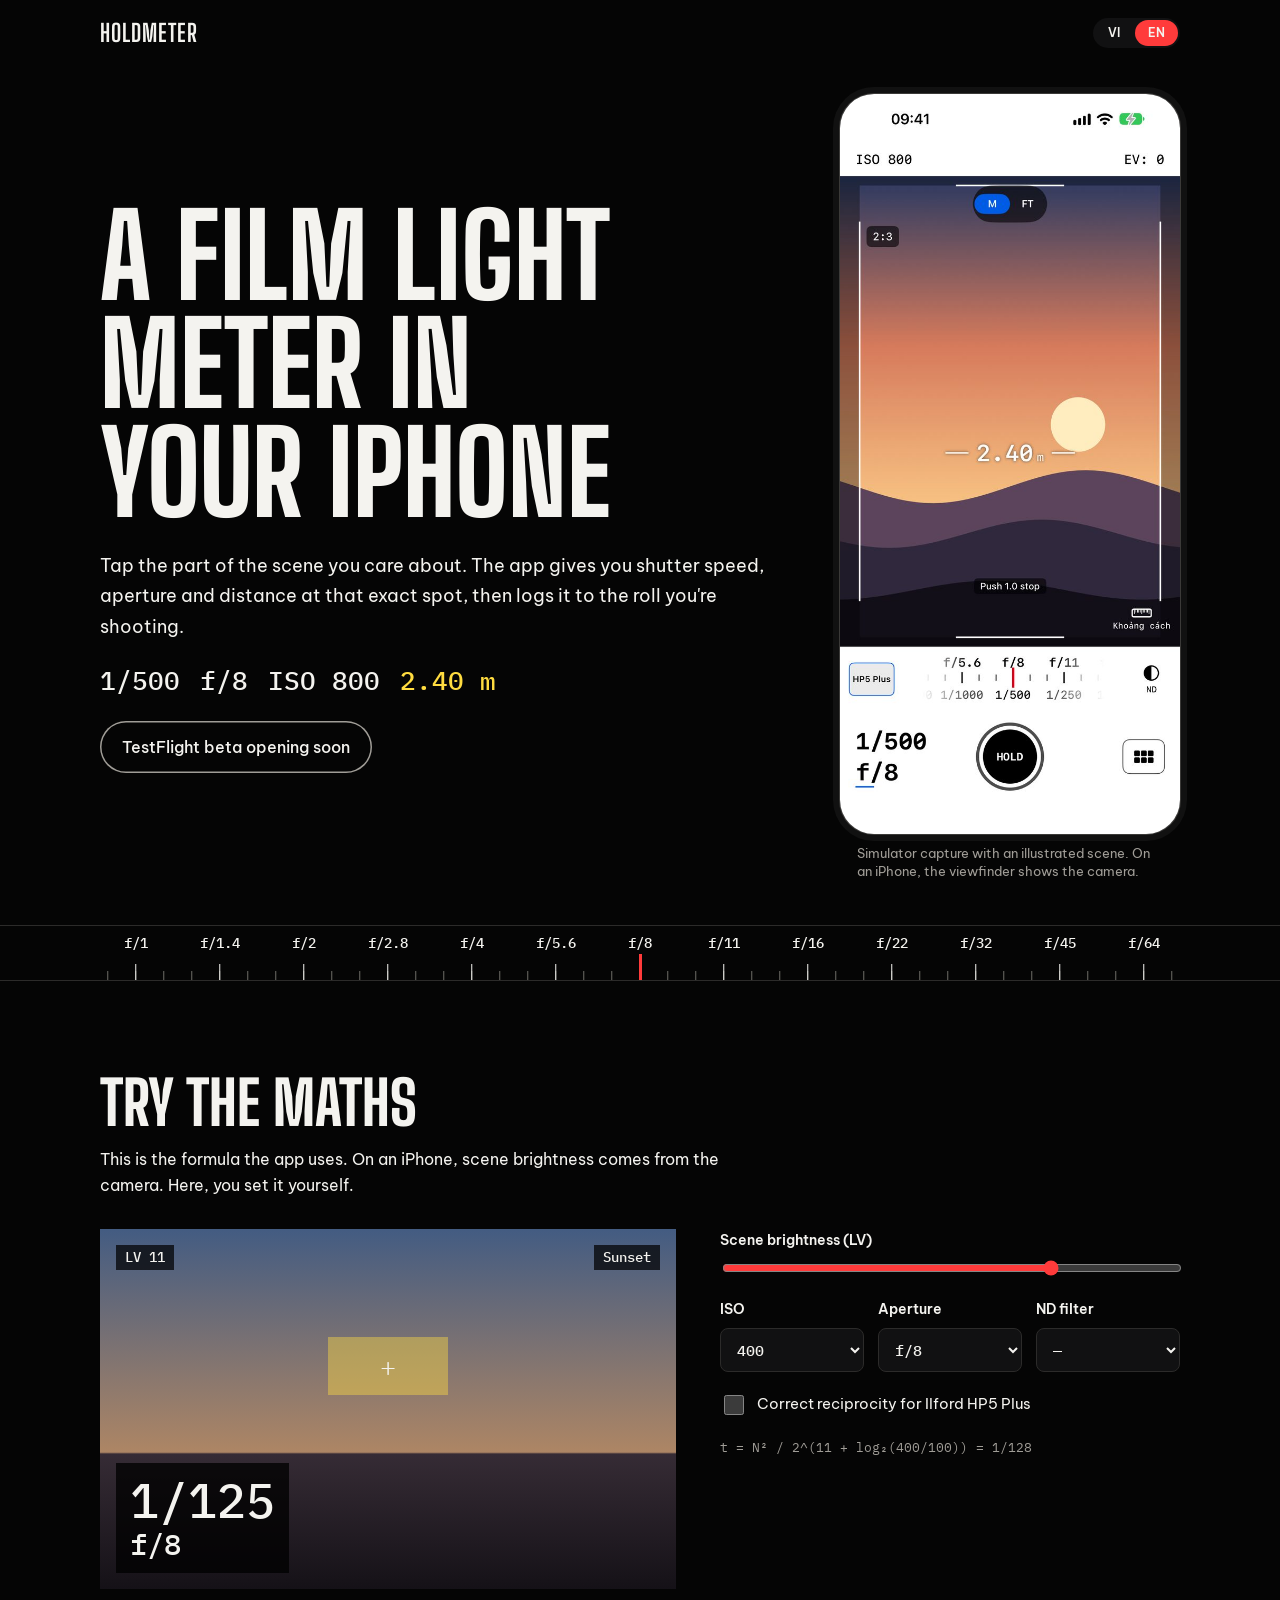
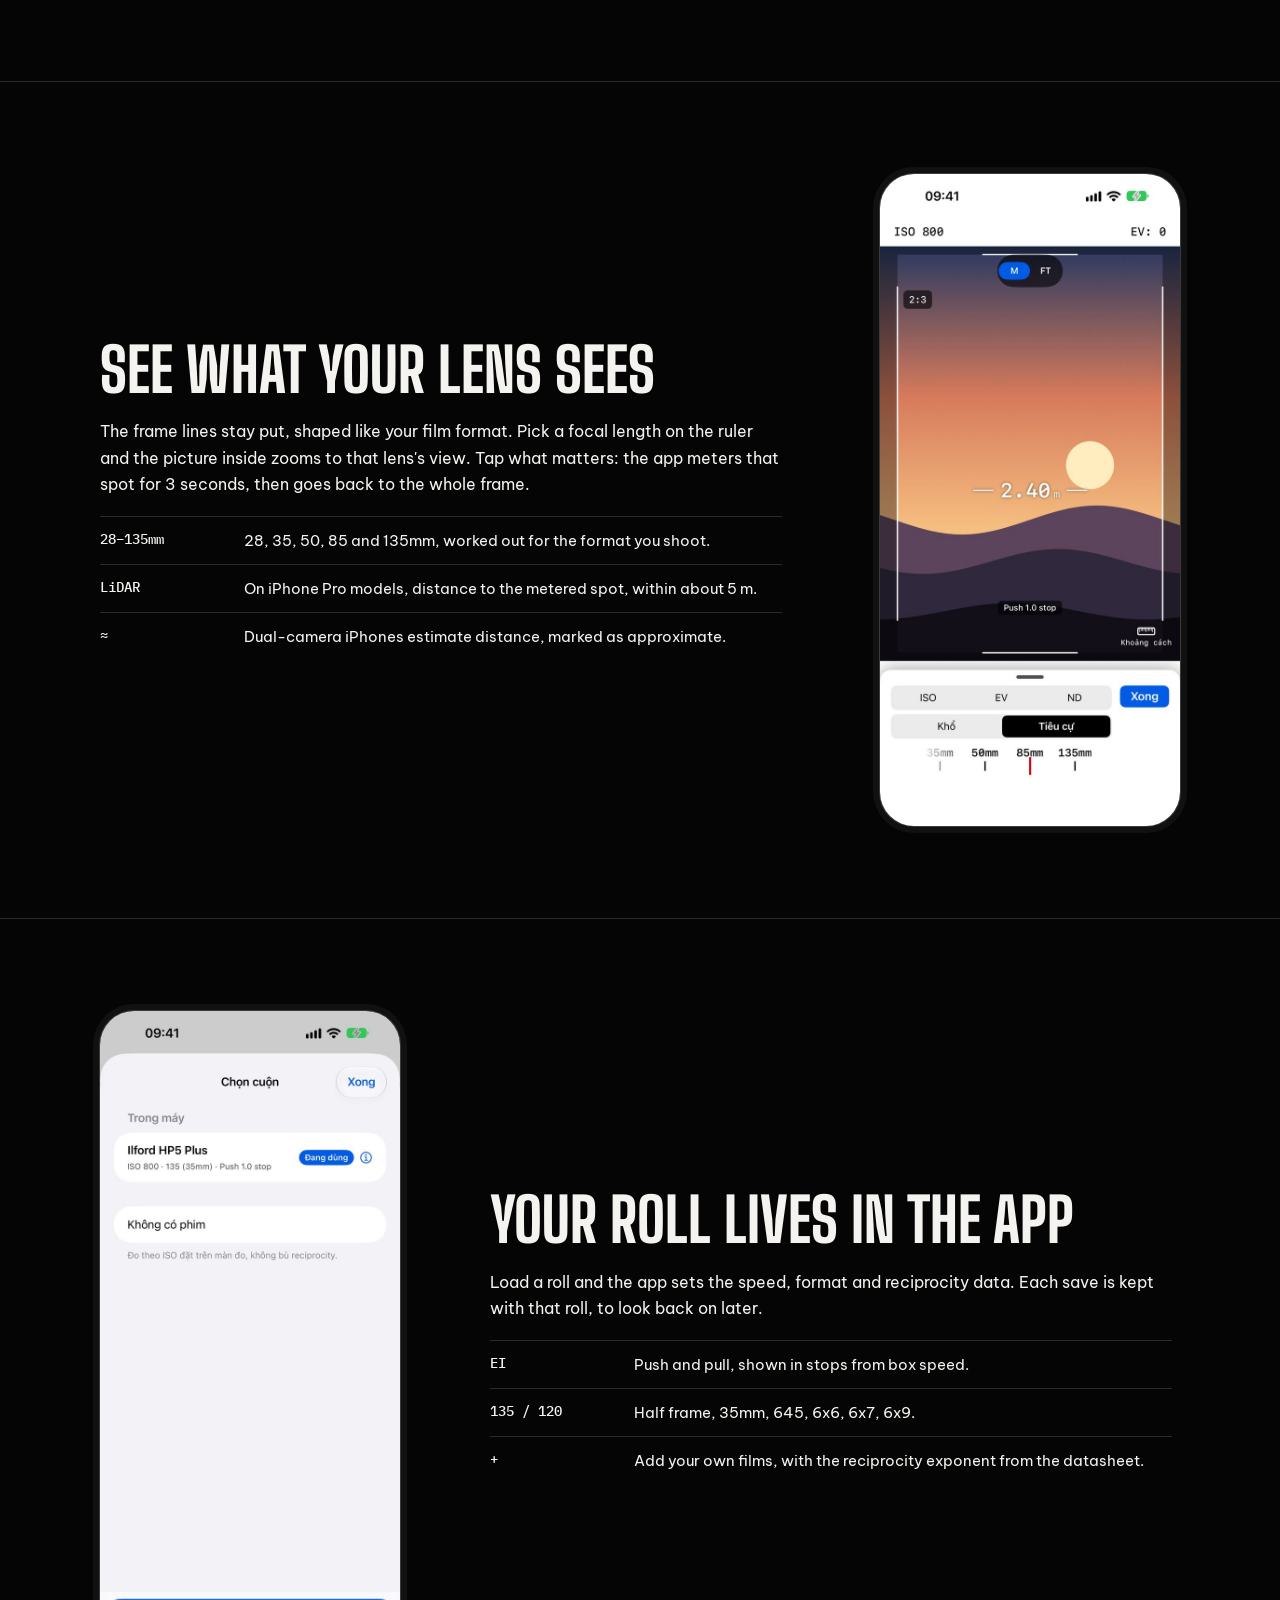
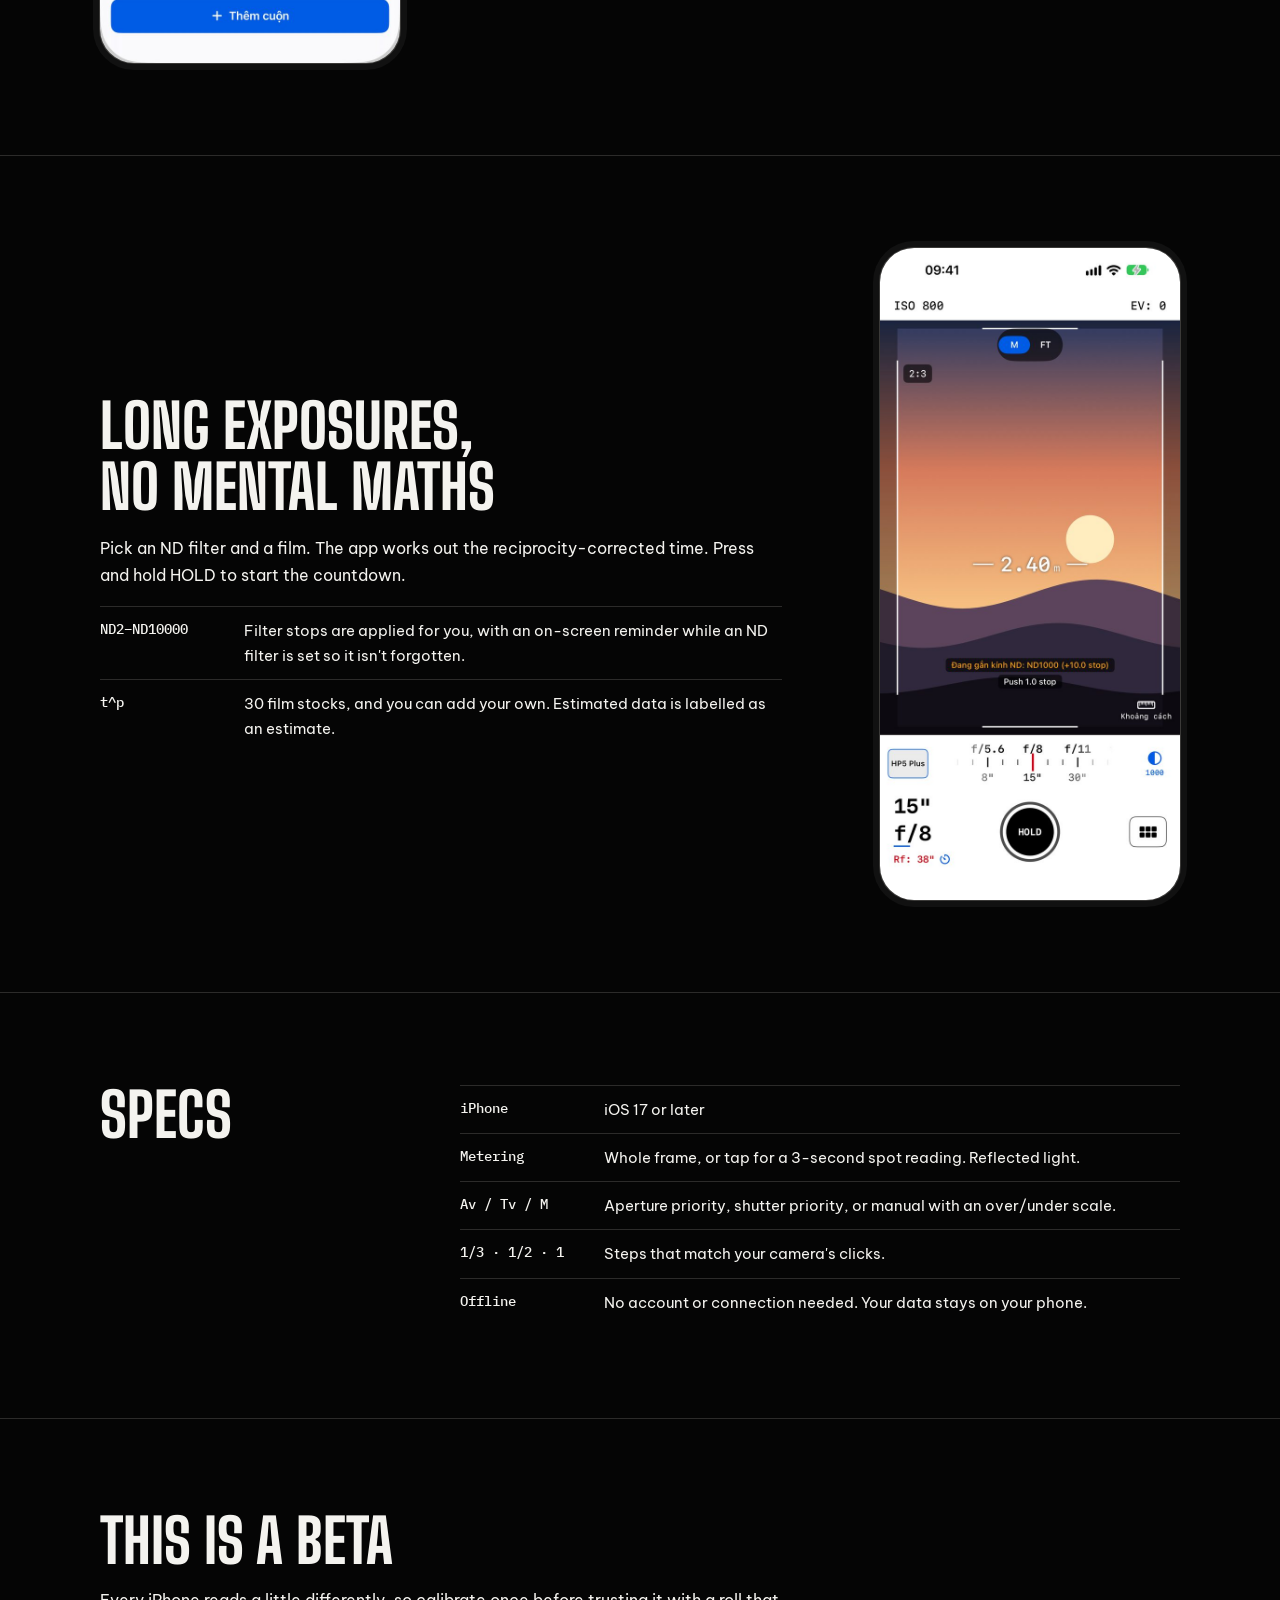
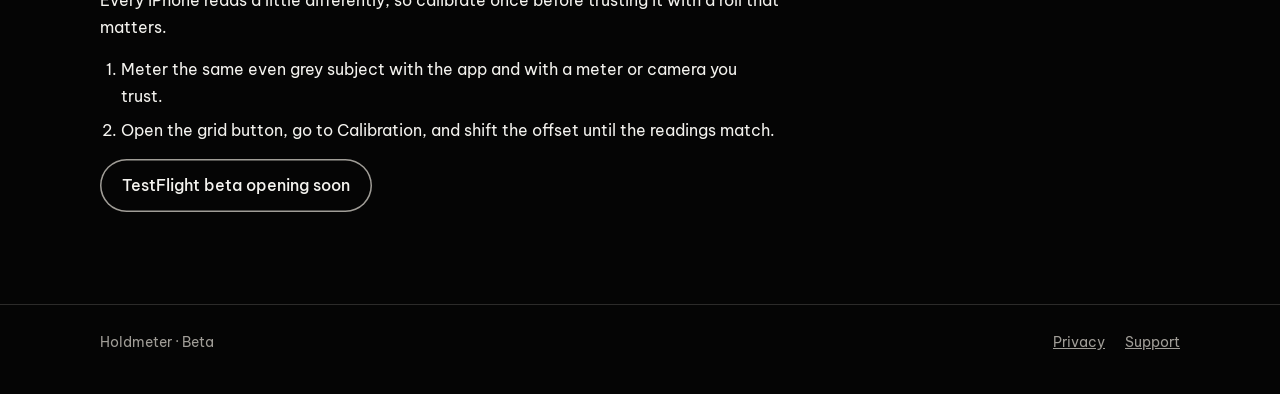
<file: index.html>
<!doctype html>
<html lang="vi" data-lang="vi">
<head>
<meta charset="utf-8">
<meta name="viewport" content="width=device-width, initial-scale=1, viewport-fit=cover">
<title>Holdmeter</title>
<meta name="description" content="Máy đo sáng cho nhiếp ảnh film trên iPhone: đo sáng, đo khoảng cách và theo dõi cuộn phim trên cùng một màn hình.">
<link rel="stylesheet" href="https://fonts.googleapis.com/css2?family=Be+Vietnam+Pro:wght@400;500;600;700&family=Big+Shoulders+Display:wght@700;800&family=IBM+Plex+Mono:wght@300;400;500&display=swap">
<link rel="stylesheet" href="site.css">
</head>
<body>
<header class="wrap top">
  <a class="brand" href="index.html" data-app>Holdmeter</a>
  <div class="langs" role="group" aria-label="Language">
    <button type="button" data-lang-btn="vi" aria-pressed="true">VI</button>
    <button type="button" data-lang-btn="en" aria-pressed="false">EN</button>
  </div>
</header>
<main>
<div class="wrap hero">
  <div class="hero-copy">
    <h1><span data-l="vi">Đo sáng cho máy film, ngay trên iPhone</span><span data-l="en">A film light meter in your iPhone</span></h1>
    <p class="lede" data-l="vi">Chạm vào chỗ bạn quan tâm. App cho biết tốc độ, khẩu độ và khoảng cách tại đúng điểm đó, rồi ghi vào cuộn phim đang chụp.</p>
    <p class="lede" data-l="en">Tap the part of the scene you care about. The app gives you shutter speed, aperture and distance at that exact spot, then logs it to the roll you're shooting.</p>
    <div class="reading" aria-hidden="true"><span>1/500</span><span>f/8</span><span>ISO 800</span><b>2.40 m</b></div>
    <a class="cta" data-cta href="#"><span data-l="vi">Tham gia TestFlight</span><span data-l="en">Join on TestFlight</span></a>
  </div>
  <figure class="phone">
    <img src="assets/meter.jpg" width="644" height="1400" alt="Màn hình đo sáng: khung ngắm 2:3, khoảng cách 2.40 m, thước khẩu độ, tốc độ 1/500 f/8 và nút HOLD">
    <figcaption><span data-l="vi">Ảnh chụp từ simulator với cảnh minh họa. Trên iPhone, khung ngắm là hình từ camera.</span><span data-l="en">Simulator capture with an illustrated scene. On an iPhone, the viewfinder shows the camera.</span></figcaption>
  </figure>
</div>
<div class="scale" aria-hidden="true">
  <div class="scale-strip"><div class="scale-labels"><span>f/1</span><span>f/1.4</span><span>f/2</span><span>f/2.8</span><span>f/4</span><span>f/5.6</span><span>f/8</span><span>f/11</span><span>f/16</span><span>f/22</span><span>f/32</span><span>f/45</span><span>f/64</span></div>
  <div class="scale-ticks"></div></div>
</div>

<section id="calc-section">
  <div class="wrap">
    <div class="calc-head">
      <h2><span data-l="vi">Thử phép tính</span><span data-l="en">Try the maths</span></h2>
      <p data-l="vi">Đây là công thức app dùng. Trên iPhone, độ sáng cảnh đến từ camera; ở đây bạn tự kéo.</p>
      <p data-l="en">This is the formula the app uses. On an iPhone, scene brightness comes from the camera. Here, you set it yourself.</p>
    </div>
    <form class="calc" id="calc">
      <div id="scene-window">
        <div class="vf-top"><span id="out-lv">LV 11</span><span id="out-scene"></span></div>
        <div class="patch" aria-hidden="true">+</div>
        <div class="vf-read" role="status" aria-live="polite">
          <strong id="out-shutter">1/60</strong>
          <span id="out-aperture">f/8</span>
        </div>
      </div>
      <div class="controls">
        <div class="field">
          <label for="lv"><span data-l="vi">Độ sáng cảnh (LV)</span><span data-l="en">Scene brightness (LV)</span></label>
          <input type="range" id="lv" name="lv" min="-2" max="16" step="1" value="11">
        </div>
        <div class="pair">
          <div class="field">
            <label for="iso">ISO</label>
            <select id="iso" name="iso"><option>100</option><option>200</option><option selected>400</option><option>800</option><option>1600</option><option>3200</option></select>
          </div>
          <div class="field">
            <label for="aperture"><span data-l="vi">Khẩu độ</span><span data-l="en">Aperture</span></label>
            <select id="aperture" name="aperture"><option value="1">f/1.4</option><option value="2">f/2</option><option value="3">f/2.8</option><option value="4">f/4</option><option value="5">f/5.6</option><option value="6" selected>f/8</option><option value="7">f/11</option><option value="8">f/16</option><option value="9">f/22</option></select>
          </div>
          <div class="field">
            <label for="nd"><span data-l="vi">Kính ND</span><span data-l="en">ND filter</span></label>
            <select id="nd" name="nd"><option value="1">—</option><option value="8">ND8</option><option value="64">ND64</option><option value="1000">ND1000</option></select>
          </div>
        </div>
        <label class="check"><input type="checkbox" id="hp5" name="hp5"><span><span data-l="vi">Bù reciprocity cho Ilford HP5 Plus</span><span data-l="en">Correct reciprocity for Ilford HP5 Plus</span></span></label>
        <p id="out-note" hidden></p>
        <p id="out-formula"></p>
      </div>
    </form>
  </div>
</section>

<section>
  <div class="wrap feature">
    <div class="feature-copy">
      <h2><span data-l="vi">Nhìn như qua ống kính của bạn</span><span data-l="en">See what your lens sees</span></h2>
      <p data-l="vi">Khung ngắm đứng yên theo khổ phim. Chọn tiêu cự trên thước, hình bên trong phóng to hoặc thu nhỏ đúng góc nhìn của ống kính đó. Chạm vào chỗ cần đo: app đo điểm đó trong 3 giây rồi tự về đo toàn khung.</p>
      <p data-l="en">The frame lines stay put, shaped like your film format. Pick a focal length on the ruler and the picture inside zooms to that lens's view. Tap what matters: the app meters that spot for 3 seconds, then goes back to the whole frame.</p>
      <ul class="facts">
        <li><b>28–135mm</b><span><span data-l="vi">28, 35, 50, 85 và 135mm, tính theo khổ phim đang chọn.</span><span data-l="en">28, 35, 50, 85 and 135mm, worked out for the format you shoot.</span></span></li>
        <li><b>LiDAR</b><span><span data-l="vi">Trên iPhone Pro, khoảng cách tới điểm đo, trong khoảng 5 m.</span><span data-l="en">On iPhone Pro models, distance to the metered spot, within about 5 m.</span></span></li>
        <li><b>≈</b><span><span data-l="vi">Máy hai camera ước lượng khoảng cách, app đánh dấu là xấp xỉ.</span><span data-l="en">Dual-camera iPhones estimate distance, marked as approximate.</span></span></li>
      </ul>
    </div>
    <figure class="phone"><img src="assets/viewfinder.jpg" width="644" height="1400" loading="lazy" alt="Khung ngắm 2:3 với thước tiêu cự 35, 50, 85 và 135mm đang chọn 85mm"></figure>
  </div>
</section>

<section>
  <div class="wrap feature flip">
    <div class="feature-copy">
      <h2><span data-l="vi">Cuộn phim nằm trong app</span><span data-l="en">Your roll lives in the app</span></h2>
      <p data-l="vi">Nạp một cuộn và app đặt sẵn ISO, khổ phim và dữ liệu reciprocity. Mỗi lần lưu, số đo được ghi vào cuộn đó để bạn xem lại sau.</p>
      <p data-l="en">Load a roll and the app sets the speed, format and reciprocity data. Each save is kept with that roll, to look back on later.</p>
      <ul class="facts">
        <li><b>EI</b><span><span data-l="vi">Push và pull, app báo số stop so với ISO gốc.</span><span data-l="en">Push and pull, shown in stops from box speed.</span></span></li>
        <li><b>135 / 120</b><span><span data-l="vi">Half frame, 35mm, 645, 6x6, 6x7, 6x9.</span><span data-l="en">Half frame, 35mm, 645, 6x6, 6x7, 6x9.</span></span></li>
        <li><b>+</b><span><span data-l="vi">Thêm phim của riêng bạn, kèm hệ số reciprocity trong datasheet.</span><span data-l="en">Add your own films, with the reciprocity exponent from the datasheet.</span></span></li>
      </ul>
    </div>
    <figure class="phone"><img src="assets/rolls.jpg" width="644" height="1400" loading="lazy" alt="Màn hình Chọn cuộn: cuộn Ilford HP5 Plus đang dùng, ISO 800, push 1 stop, và nút Thêm cuộn"></figure>
  </div>
</section>

<section>
  <div class="wrap feature">
    <div class="feature-copy">
      <h2><span data-l="vi">Phơi dài, khỏi tính nhẩm</span><span data-l="en">Long exposures, no mental maths</span></h2>
      <p data-l="vi">Chọn kính ND và loại phim, app tính thời gian đã bù reciprocity. Giữ nút HOLD để mở đồng hồ đếm ngược.</p>
      <p data-l="en">Pick an ND filter and a film. The app works out the reciprocity-corrected time. Press and hold HOLD to start the countdown.</p>
      <ul class="facts">
        <li><b>ND2–ND10000</b><span><span data-l="vi">Tự bù số stop của kính, và nhắc trên màn hình khi kính ND đang bật để bạn không quên.</span><span data-l="en">Filter stops are applied for you, with an on-screen reminder while an ND filter is set so it isn't forgotten.</span></span></li>
        <li><b>t^p</b><span><span data-l="vi">30 loại phim, và bạn có thể tự thêm phim khác. Số liệu ước lượng được ghi rõ là ước lượng.</span><span data-l="en">30 film stocks, and you can add your own. Estimated data is labelled as an estimate.</span></span></li>
      </ul>
    </div>
    <figure class="phone"><img src="assets/longexp.jpg" width="644" height="1400" loading="lazy" alt="Phơi dài với ND1000 trên HP5 Plus: cảnh báo kính ND, thời gian 15 giây và Rf 38 giây sau khi bù reciprocity"></figure>
  </div>
</section>

<section>
  <div class="wrap spec-grid">
    <h2><span data-l="vi">Thông số</span><span data-l="en">Specs</span></h2>
    <ul class="facts">
      <li><b>iPhone</b><span><span data-l="vi">iOS 17 trở lên</span><span data-l="en">iOS 17 or later</span></span></li>
      <li><b>Metering</b><span><span data-l="vi">Đo toàn khung, chạm để đo điểm trong 3 giây. Đo phản xạ.</span><span data-l="en">Whole frame, or tap for a 3-second spot reading. Reflected light.</span></span></li>
      <li><b>Av / Tv / M</b><span><span data-l="vi">Ưu tiên khẩu, ưu tiên tốc, hoặc thủ công với kim báo thừa thiếu sáng.</span><span data-l="en">Aperture priority, shutter priority, or manual with an over/under scale.</span></span></li>
      <li><b>1/3 · 1/2 · 1</b><span><span data-l="vi">Bước chỉnh theo vòng số của máy bạn.</span><span data-l="en">Steps that match your camera's clicks.</span></span></li>
      <li><b>Offline</b><span><span data-l="vi">Không cần tài khoản hay mạng. Dữ liệu nằm trên máy bạn.</span><span data-l="en">No account or connection needed. Your data stays on your phone.</span></span></li>
    </ul>
  </div>
</section>

<section>
  <div class="wrap beta">
    <h2><span data-l="vi">Đây là bản thử</span><span data-l="en">This is a beta</span></h2>
    <p data-l="vi">Mỗi iPhone đo lệch một chút, nên hãy hiệu chuẩn một lần trước khi tin số đo cho một cuộn phim quan trọng.</p>
    <p data-l="en">Every iPhone reads a little differently, so calibrate once before trusting it with a roll that matters.</p>
    <ol data-l="vi">
      <li>Đo cùng một mảng xám đều bằng app và bằng máy đo hoặc máy ảnh bạn tin tưởng.</li>
      <li>Vào nút lưới, mục Calibration, chỉnh offset đến khi hai số khớp.</li>
    </ol>
    <ol data-l="en">
      <li>Meter the same even grey subject with the app and with a meter or camera you trust.</li>
      <li>Open the grid button, go to Calibration, and shift the offset until the readings match.</li>
    </ol>
    <a class="cta" data-cta href="#"><span data-l="vi">Tham gia TestFlight</span><span data-l="en">Join on TestFlight</span></a>
  </div>
</section>
</main>
<footer>
  <div class="wrap">
    <span><span data-app>Holdmeter</span> · <span data-l="vi">Bản thử</span><span data-l="en">Beta</span></span>
    <nav>
      <a href="privacy.html"><span data-l="vi">Quyền riêng tư</span><span data-l="en">Privacy</span></a>
      <a href="support.html"><span data-l="vi">Hỗ trợ</span><span data-l="en">Support</span></a>
    </nav>
  </div>
</footer>
<script src="config.js"></script>
<script src="site.js"></script>
</body>
</html>
</file>
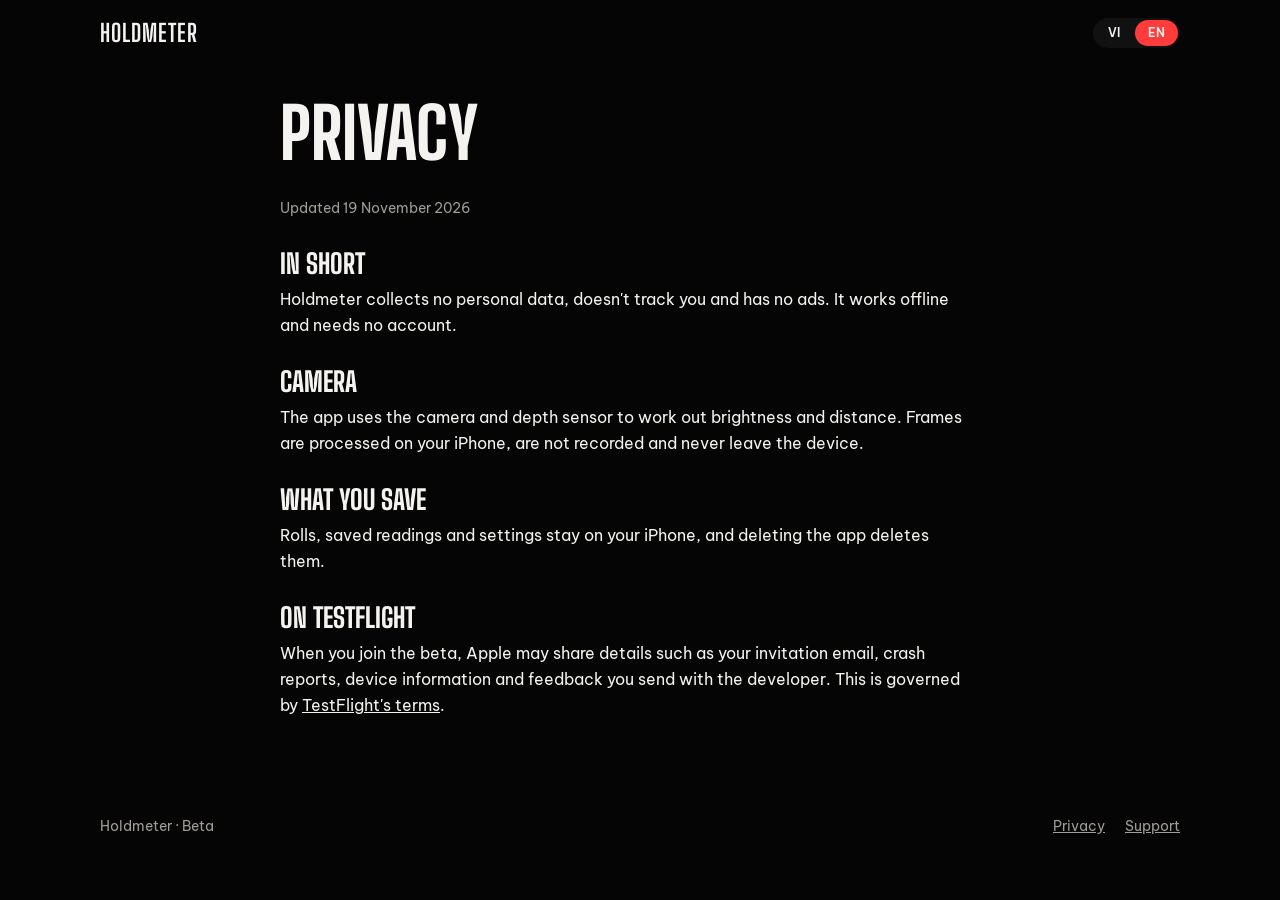
<file: privacy.html>
<!doctype html>
<html lang="vi" data-lang="vi">
<head>
<meta charset="utf-8">
<meta name="viewport" content="width=device-width, initial-scale=1, viewport-fit=cover">
<title>Holdmeter Privacy</title>
<meta name="description" content="Chính sách quyền riêng tư của app đo sáng.">
<link rel="stylesheet" href="https://fonts.googleapis.com/css2?family=Be+Vietnam+Pro:wght@400;500;600;700&family=Big+Shoulders+Display:wght@700;800&family=IBM+Plex+Mono:wght@300;400;500&display=swap">
<link rel="stylesheet" href="site.css">
</head>
<body>
<header class="wrap top">
  <a class="brand" href="index.html" data-app>Holdmeter</a>
  <div class="langs" role="group" aria-label="Language">
    <button type="button" data-lang-btn="vi" aria-pressed="true">VI</button>
    <button type="button" data-lang-btn="en" aria-pressed="false">EN</button>
  </div>
</header>
<main class="wrap doc">
  <h1><span data-l="vi">Quyền riêng tư</span><span data-l="en">Privacy</span></h1>
  <p class="updated"><span data-l="vi">Cập nhật ngày 19/11/2026</span><span data-l="en">Updated 19 November 2026</span></p>

  <section data-l="vi">
    <h2>Tóm tắt</h2>
    <p><span data-app>Holdmeter</span> không thu thập dữ liệu cá nhân, không theo dõi bạn và không có quảng cáo. App hoạt động không cần mạng và không cần tài khoản.</p>
  </section>
  <section data-l="en">
    <h2>In short</h2>
    <p><span data-app>Holdmeter</span> collects no personal data, doesn't track you and has no ads. It works offline and needs no account.</p>
  </section>

  <section data-l="vi">
    <h2>Camera</h2>
    <p>App dùng camera và cảm biến độ sâu để tính độ sáng và khoảng cách. Hình ảnh được xử lý ngay trên iPhone, không được ghi lại và không rời khỏi máy.</p>
  </section>
  <section data-l="en">
    <h2>Camera</h2>
    <p>The app uses the camera and depth sensor to work out brightness and distance. Frames are processed on your iPhone, are not recorded and never leave the device.</p>
  </section>

  <section data-l="vi">
    <h2>Dữ liệu bạn lưu</h2>
    <p>Cuộn phim, số đo đã lưu và cài đặt chỉ nằm trên iPhone của bạn. Xóa app sẽ xóa các dữ liệu này.</p>
  </section>
  <section data-l="en">
    <h2>What you save</h2>
    <p>Rolls, saved readings and settings stay on your iPhone, and deleting the app deletes them.</p>
  </section>

  <section data-l="vi">
    <h2>Khi dùng TestFlight</h2>
    <p>Khi bạn tham gia bản thử, Apple có thể chia sẻ với nhà phát triển thông tin như địa chỉ email mời, báo cáo crash, thông tin thiết bị và góp ý bạn gửi. Việc này do chính sách của <a href="https://www.apple.com/legal/internet-services/itunes/testflight/sren/terms.html">TestFlight</a> điều chỉnh.</p>
  </section>
  <section data-l="en">
    <h2>On TestFlight</h2>
    <p>When you join the beta, Apple may share details such as your invitation email, crash reports, device information and feedback you send with the developer. This is governed by <a href="https://www.apple.com/legal/internet-services/itunes/testflight/sren/terms.html">TestFlight's terms</a>.</p>
  </section>

  <section data-contact-row>
    <h2><span data-l="vi">Liên hệ</span><span data-l="en">Contact</span></h2>
    <p><a data-contact></a></p>
  </section>
</main>
<footer>
  <div class="wrap">
    <span><span data-app>Holdmeter</span> · <span data-l="vi">Bản thử</span><span data-l="en">Beta</span></span>
    <nav>
      <a href="privacy.html"><span data-l="vi">Quyền riêng tư</span><span data-l="en">Privacy</span></a>
      <a href="support.html"><span data-l="vi">Hỗ trợ</span><span data-l="en">Support</span></a>
    </nav>
  </div>
</footer>
<script src="config.js"></script>
<script src="site.js"></script>
</body>
</html>
</file>
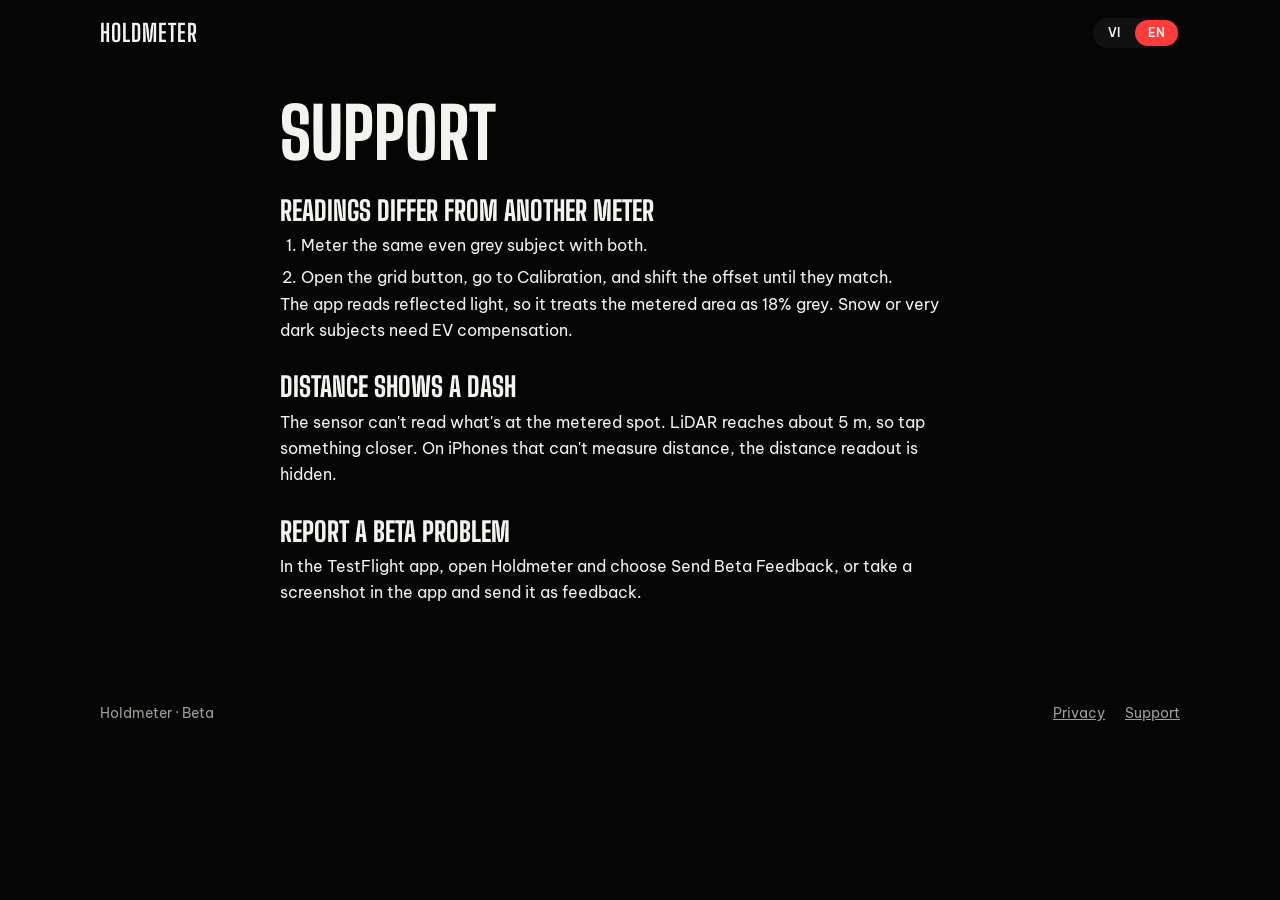
<file: support.html>
<!doctype html>
<html lang="vi" data-lang="vi">
<head>
<meta charset="utf-8">
<meta name="viewport" content="width=device-width, initial-scale=1, viewport-fit=cover">
<title>Holdmeter Support</title>
<meta name="description" content="Hỗ trợ và hướng dẫn sử dụng app đo sáng.">
<link rel="stylesheet" href="https://fonts.googleapis.com/css2?family=Be+Vietnam+Pro:wght@400;500;600;700&family=Big+Shoulders+Display:wght@700;800&family=IBM+Plex+Mono:wght@300;400;500&display=swap">
<link rel="stylesheet" href="site.css">
</head>
<body>
<header class="wrap top">
  <a class="brand" href="index.html" data-app>Holdmeter</a>
  <div class="langs" role="group" aria-label="Language">
    <button type="button" data-lang-btn="vi" aria-pressed="true">VI</button>
    <button type="button" data-lang-btn="en" aria-pressed="false">EN</button>
  </div>
</header>
<main class="wrap doc">
  <h1><span data-l="vi">Hỗ trợ</span><span data-l="en">Support</span></h1>

  <section data-contact-row>
    <h2><span data-l="vi">Liên hệ</span><span data-l="en">Contact</span></h2>
    <p><a data-contact></a></p>
  </section>

  <section data-l="vi">
    <h2>Số đo lệch so với máy khác</h2>
    <ol>
      <li>Đo cùng một mảng xám đều bằng cả hai máy.</li>
      <li>Vào nút lưới, mục Calibration, chỉnh offset đến khi hai số khớp.</li>
    </ol>
    <p>App đo phản xạ, nên luôn coi vùng đo là xám 18%. Tuyết hoặc vật rất tối cần bù sáng bằng EV.</p>
  </section>
  <section data-l="en">
    <h2>Readings differ from another meter</h2>
    <ol>
      <li>Meter the same even grey subject with both.</li>
      <li>Open the grid button, go to Calibration, and shift the offset until they match.</li>
    </ol>
    <p>The app reads reflected light, so it treats the metered area as 18% grey. Snow or very dark subjects need EV compensation.</p>
  </section>

  <section data-l="vi">
    <h2>Khoảng cách hiện dấu "—"</h2>
    <p>Cảm biến không đọc được vật tại điểm đo. LiDAR chỉ tới khoảng 5 m. Hãy chạm vào vật gần hơn. Trên iPhone không đo được khoảng cách, ô khoảng cách được ẩn đi.</p>
  </section>
  <section data-l="en">
    <h2>Distance shows a dash</h2>
    <p>The sensor can't read what's at the metered spot. LiDAR reaches about 5 m, so tap something closer. On iPhones that can't measure distance, the distance readout is hidden.</p>
  </section>

  <section data-l="vi">
    <h2>Báo lỗi trong bản thử</h2>
    <p>Trong app TestFlight, mở <span data-app>Holdmeter</span> và chọn Send Beta Feedback, hoặc chụp màn hình trong app rồi chọn gửi góp ý.</p>
  </section>
  <section data-l="en">
    <h2>Report a beta problem</h2>
    <p>In the TestFlight app, open <span data-app>Holdmeter</span> and choose Send Beta Feedback, or take a screenshot in the app and send it as feedback.</p>
  </section>
</main>
<footer>
  <div class="wrap">
    <span><span data-app>Holdmeter</span> · <span data-l="vi">Bản thử</span><span data-l="en">Beta</span></span>
    <nav>
      <a href="privacy.html"><span data-l="vi">Quyền riêng tư</span><span data-l="en">Privacy</span></a>
      <a href="support.html"><span data-l="vi">Hỗ trợ</span><span data-l="en">Support</span></a>
    </nav>
  </div>
</footer>
<script src="config.js"></script>
<script src="site.js"></script>
</body>
</html>
</file>
<file: site.css>
/* Layout: an instrument laid flat. An engraved stop scale runs the page width and
   each section sits on it, in the app's own black, white, red tick and yellow patch. */
:root {
  --bg: #050505;
  --panel: #111112;
  --line: #2c2b2a;
  --fg: #f4f3ef;
  --dim: #a09d97;
  --tick: #ff3b3b;
  --patch: #ffdc40;
  --display: "Big Shoulders Display", "Arial Narrow", Impact, sans-serif;
  --body: "Be Vietnam Pro", -apple-system, "Segoe UI", sans-serif;
  --mono: "IBM Plex Mono", ui-monospace, Menlo, monospace;
  color-scheme: dark;
}

* { box-sizing: border-box; }
body { margin: 0; background: var(--bg); color: var(--fg); font: 400 1rem/1.65 var(--body); }
:root[data-lang="vi"] [data-l="en"], :root[data-lang="en"] [data-l="vi"] { display: none !important; }
a { color: inherit; }
a:focus-visible, button:focus-visible, input:focus-visible, select:focus-visible { outline: 2px solid var(--patch); outline-offset: 3px; }

.wrap {
  max-width: 1120px; margin-inline: auto;
  padding-left: max(20px, env(safe-area-inset-left, 0px));
  padding-right: max(20px, env(safe-area-inset-right, 0px));
}

.top { display: flex; align-items: center; justify-content: space-between; gap: 16px; padding-block: 18px; }
.brand { font: 700 1.5rem/1 var(--display); letter-spacing: .04em; text-transform: uppercase; text-decoration: none; }
.langs { display: flex; gap: 2px; padding: 2px; border-radius: 99px; background: var(--panel); }
.langs button {
  appearance: none; border: 0; border-radius: 99px; background: none; color: var(--fg);
  font: 600 .78rem/1 var(--body); padding: 7px 13px; cursor: pointer;
}
.langs button[aria-pressed="true"] { background: var(--tick); }

h1, h2 { font-family: var(--display); font-weight: 800; text-transform: uppercase; text-wrap: balance; margin: 0; }
h1 { font-size: clamp(3.3rem, 9.4vw, 7.2rem); line-height: .94; }
h2 { font-size: clamp(2.3rem, 5vw, 3.8rem); line-height: 1; }
p { margin: 0; max-width: 62ch; }

.hero { display: grid; grid-template-columns: minmax(0, 1fr) minmax(0, 340px); gap: clamp(28px, 6vw, 72px); align-items: center; padding-block: 28px 44px; }
.hero-copy { display: grid; gap: 24px; min-width: 0; }
.lede { font-size: 1.15rem; color: var(--fg); }
.reading { display: flex; flex-wrap: wrap; gap: 6px 20px; font: 500 clamp(1.15rem, 2.4vw, 1.6rem)/1.2 var(--mono); }
.reading b { font-weight: 500; color: var(--patch); }

.cta {
  justify-self: start; display: inline-block; padding: 13px 22px; border-radius: 99px;
  background: var(--fg); color: #000; font-weight: 700; text-decoration: none;
}
.cta.is-pending { background: none; color: var(--fg); box-shadow: inset 0 0 0 1.5px var(--dim); font-weight: 500; }

.phone { margin: 0; display: grid; gap: 10px; min-width: 0; justify-items: center; }
.phone img { display: block; width: 100%; max-width: 340px; height: auto; border-radius: 34px; box-shadow: 0 0 0 1px #3b3a38, 0 0 0 7px #111; }
figcaption { font-size: .8rem; line-height: 1.45; color: var(--dim); max-width: 34ch; }

/* The scale: 84px to a full stop, a tick every 1/3 stop. f/8 sits on the red tick
   at the centre of the page, whatever the width. */
.scale { position: relative; overflow: hidden; border-block: 1px solid var(--line); padding-block: 10px 0; }
.scale-strip { position: relative; left: 50%; width: 1092px; margin-left: -546px; }
.scale-labels { display: flex; font: 500 .9rem/1 var(--mono); white-space: nowrap; }
.scale-labels span { flex: 0 0 84px; text-align: center; }
.scale-ticks {
  height: 22px; margin-top: 8px; background-repeat: repeat-x;
  background-image:
    linear-gradient(90deg, var(--fg) 0 1.5px, transparent 1.5px),
    linear-gradient(90deg, #6d6b66 0 1.5px, transparent 1.5px);
  background-size: 84px 16px, 28px 9px;
  background-position: 41.25px 100%, 13.25px 100%;
}
.scale::after { content: ""; position: absolute; left: 50%; bottom: 0; width: 3px; height: 26px; margin-left: -1.5px; background: var(--tick); }

section { padding-block: clamp(52px, 8vw, 92px); border-bottom: 1px solid var(--line); }

/* Calculator */
.calc-head { display: grid; gap: 12px; margin-bottom: 30px; }
.calc { display: grid; grid-template-columns: minmax(0, 1.25fr) minmax(0, 1fr); gap: clamp(20px, 4vw, 44px); }
#scene-window {
  --lit: .7;
  position: relative; min-width: 0; min-height: 360px; display: flex; flex-direction: column; justify-content: space-between; padding: 16px;
  background: linear-gradient(#000, #000); overflow: hidden; isolation: isolate;
}
#scene-window::before {
  content: ""; position: absolute; inset: 0; z-index: -1; opacity: var(--lit);
  background: linear-gradient(180deg, #5d7fb4 0%, #f0b98b 62%, #4a3c49 62.5%, #1d1820 100%);
  transition: opacity .2s linear;
}
.vf-top { display: flex; justify-content: space-between; gap: 8px; font: 500 .85rem/1 var(--mono); }
.vf-top span { background: rgba(0,0,0,.72); padding: 6px 9px; }
.patch { align-self: center; width: 120px; height: 58px; background: color-mix(in srgb, var(--patch) 42%, transparent); display: grid; place-items: center; font: 300 1.7rem/1 var(--mono); }
.vf-read { display: grid; gap: 4px; background: rgba(0,0,0,.78); padding: 12px 14px; justify-self: start; align-self: flex-start; }
.vf-read strong { font: 500 clamp(2rem, 5vw, 3rem)/1.05 var(--mono); }
.vf-read span { font: 500 clamp(1.3rem, 3vw, 1.8rem)/1.1 var(--mono); }

.controls { display: grid; gap: 20px; align-content: start; min-width: 0; }
.field { display: grid; gap: 7px; }
.field > label, .field > .label { font-size: .85rem; font-weight: 600; }
input[type=range] { width: 100%; accent-color: var(--tick); }
select {
  width: 100%; padding: 10px 12px; border-radius: 8px; border: 1px solid var(--line);
  background: var(--panel); color: var(--fg); font: 500 .95rem var(--mono);
}
.pair { display: grid; grid-template-columns: repeat(auto-fit, minmax(120px, 1fr)); gap: 14px; }
.check { display: flex; gap: 10px; align-items: center; font-size: .92rem; }
.check input { width: 20px; height: 20px; accent-color: var(--tick); flex: none; }
#out-formula { font: 400 .82rem/1.5 var(--mono); color: var(--dim); overflow-wrap: anywhere; }
#out-note { font-size: .92rem; font-weight: 500; color: var(--patch); }

/* Features */
.feature { display: grid; grid-template-columns: minmax(0, 1fr) minmax(0, 300px); gap: clamp(28px, 7vw, 90px); align-items: center; }
.feature.flip { grid-template-columns: minmax(0, 300px) minmax(0, 1fr); }
.feature.flip .phone { order: -1; }
.feature-copy { display: grid; gap: 18px; min-width: 0; }
.facts { list-style: none; margin: 0; padding: 0; display: grid; gap: 0; max-width: 62ch; }
.facts li { display: grid; grid-template-columns: minmax(0, 130px) minmax(0, 1fr); gap: 14px; padding-block: 11px; border-top: 1px solid var(--line); font-size: .95rem; }
.facts b { font: 500 .88rem/1.65 var(--mono); }

/* Spec */
.spec-grid { display: grid; grid-template-columns: minmax(0, 300px) minmax(0, 1fr); gap: clamp(20px, 5vw, 60px); }
.spec-grid .facts { max-width: none; }

.beta { display: grid; gap: 16px; }
.beta ol { margin: 0; padding-left: 1.3em; display: grid; gap: 8px; max-width: 62ch; }

footer { padding-block: 26px 40px; color: var(--dim); font-size: .88rem; }
footer .wrap { display: flex; flex-wrap: wrap; gap: 10px 24px; justify-content: space-between; }
footer nav { display: flex; gap: 20px; }

/* Legal pages */
.doc { padding-block: 34px 70px; display: grid; gap: 30px; max-width: 760px; }
.doc h1 { font-size: clamp(2.6rem, 7vw, 4.4rem); }
.doc h2 { font-size: 1.7rem; margin-bottom: 8px; }
.doc section { padding: 0; border: 0; }
.doc ul, .doc ol { margin: 8px 0 0; padding-left: 1.3em; display: grid; gap: 6px; max-width: 62ch; }
.updated { color: var(--dim); font-size: .9rem; }
[hidden] { display: none !important; }

@media (max-width: 760px) {
  .hero, .feature, .feature.flip, .calc, .spec-grid { grid-template-columns: minmax(0, 1fr); }
  .feature.flip .phone { order: 0; }
  .phone img { max-width: 280px; }
  #scene-window { min-height: 300px; }
  .facts li { grid-template-columns: minmax(0, 104px) minmax(0, 1fr); }
}
@media (prefers-reduced-motion: reduce) { #scene-window::before { transition: none; } }
</file>
